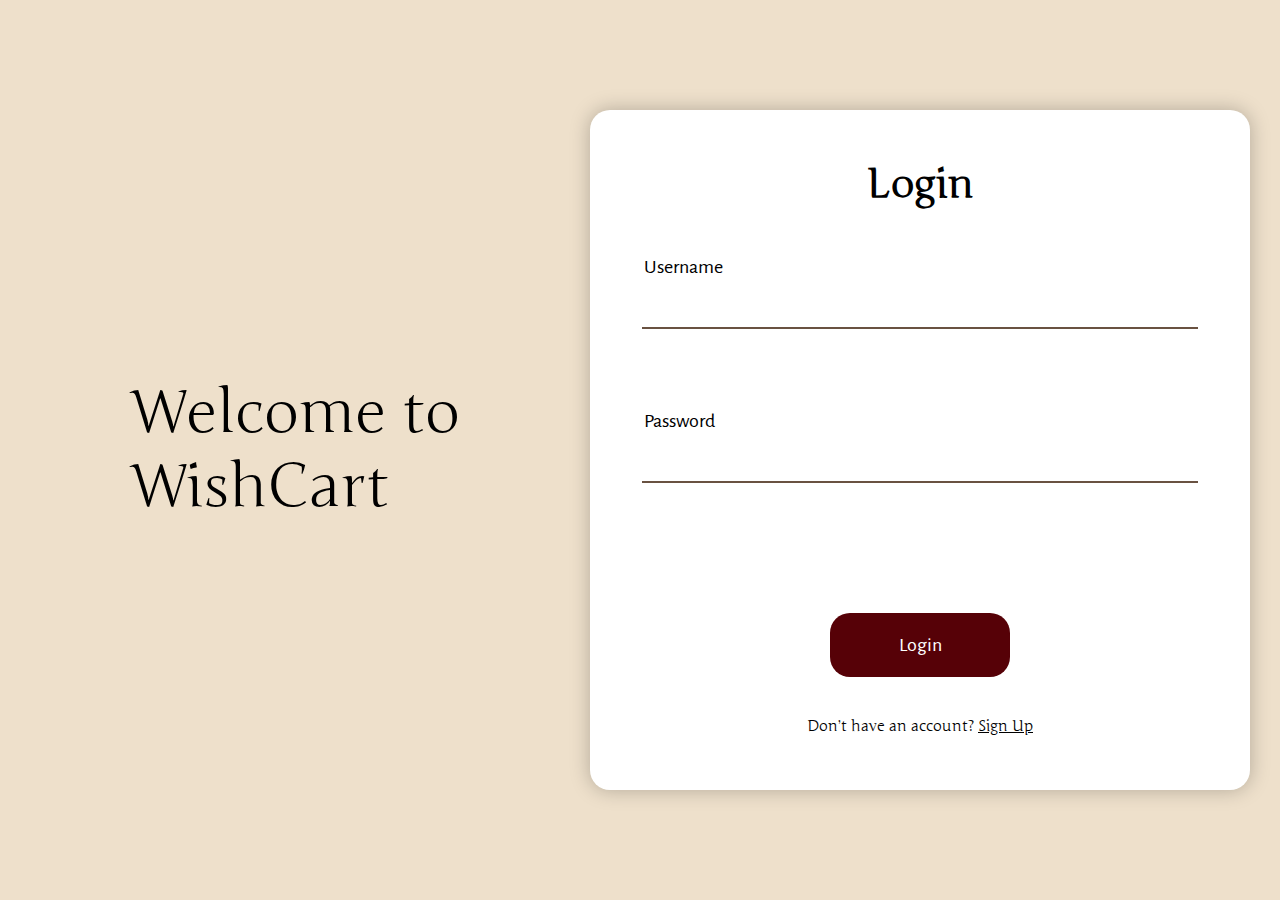
<file: TaskB_folder/index.html>
<!DOCTYPE html>
<html lang="en">

<head>
    <meta charset="UTF-8" />
    <meta name="viewport" content="width=device-width, initial-scale=1.0" />
    <title>Home</title>
    <link rel="stylesheet" href="styles.css" />
</head>

<body>
    <div class="container">
        <div class="left">
            Welcome to <br /> WishCart
        </div>
        <div class="right">
            <div class="loginBox">
                <h1>Login</h1>
                <p>Username</p>
                <input type="text" />
                <p>Password</p>
                <input type="password" />
                <button>Login</button>
                <div class="signup">
                    Don’t have an account? <a href="signup.html">Sign Up</a>
                </div>
            </div>
        </div>
    </div>
</body>

</html>
</file>
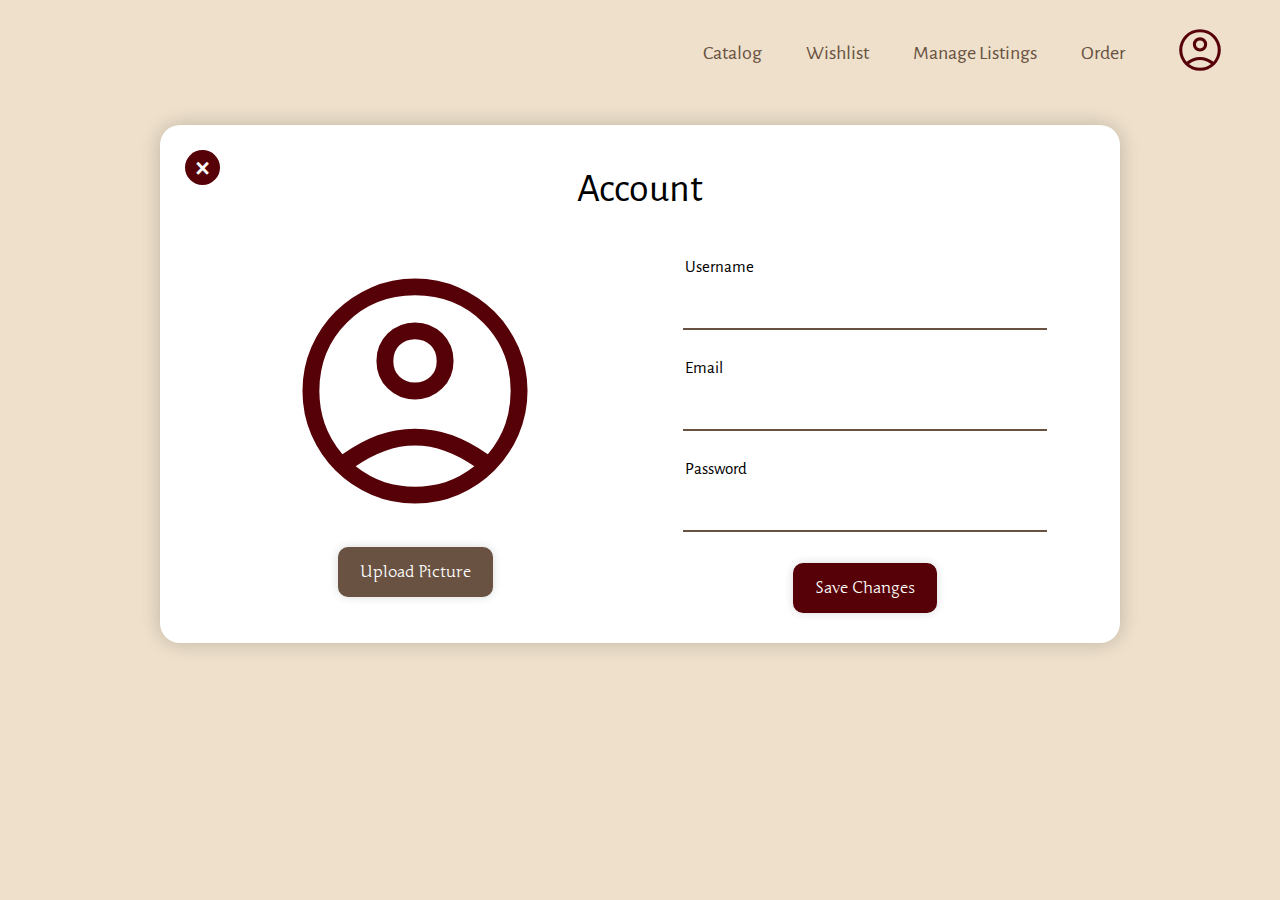
<file: TaskB_folder/account.html>
<!DOCTYPE html>
<html lang="en">

<head>
    <meta charset="UTF-8">
    <title>Account Details</title>
    <link rel="stylesheet" href="styles.css" />
    <link href="https://fonts.googleapis.com/css2?family=Material+Symbols+Outlined" rel="stylesheet" />
</head>

<body>
    <nav class="navbar">
        <div class="navLinks">
            <a href="shopping.html">Catalog</a>
            <a href="wishlist.html">Wishlist</a>
            <a href="manageListings.html">Manage Listings</a>
            <a href="order.html">Order</a>
        </div>
        <div class="profileDropdownWrapper">
            <span class="material-symbols-outlined profileIcon" onclick="toggleDropdown()">
                account_circle
            </span>
            <div id="profileDropdown" class="dropdownMenu">
                <a href="account.html">View Account</a>
                <a href="index.html">Log Out</a>
            </div>
        </div>
    </nav>
    <div class="productDetailContainer">
        <button onclick="window.history.back()" class="closeButton">×</button>
        <h1 class="accountTitle">Account</h1>
        <div class="accountLayout">
            <div class="accountLeft">
                <span class="material-symbols-outlined largeProfileIcon">
                    account_circle
                </span>
                <button class="uploadButtonAccount">Upload Picture</button>
            </div>
            <div class="accountRight">
                <p>Username</p>
                <input type="text" />
                <p>Email</p>
                <input type="email" />
                <p>Password</p>
                <input type="password" />
                <button class="saveButtonAccount">Save Changes</button>
            </div>
        </div>
    </div>
    <script>
        function toggleDropdown() {
            const dropdown = document.getElementById("profileDropdown");
            dropdown.style.display = dropdown.style.display === "flex" ? "none" : "flex";
        }
    </script>
</body>

</html>
</file>
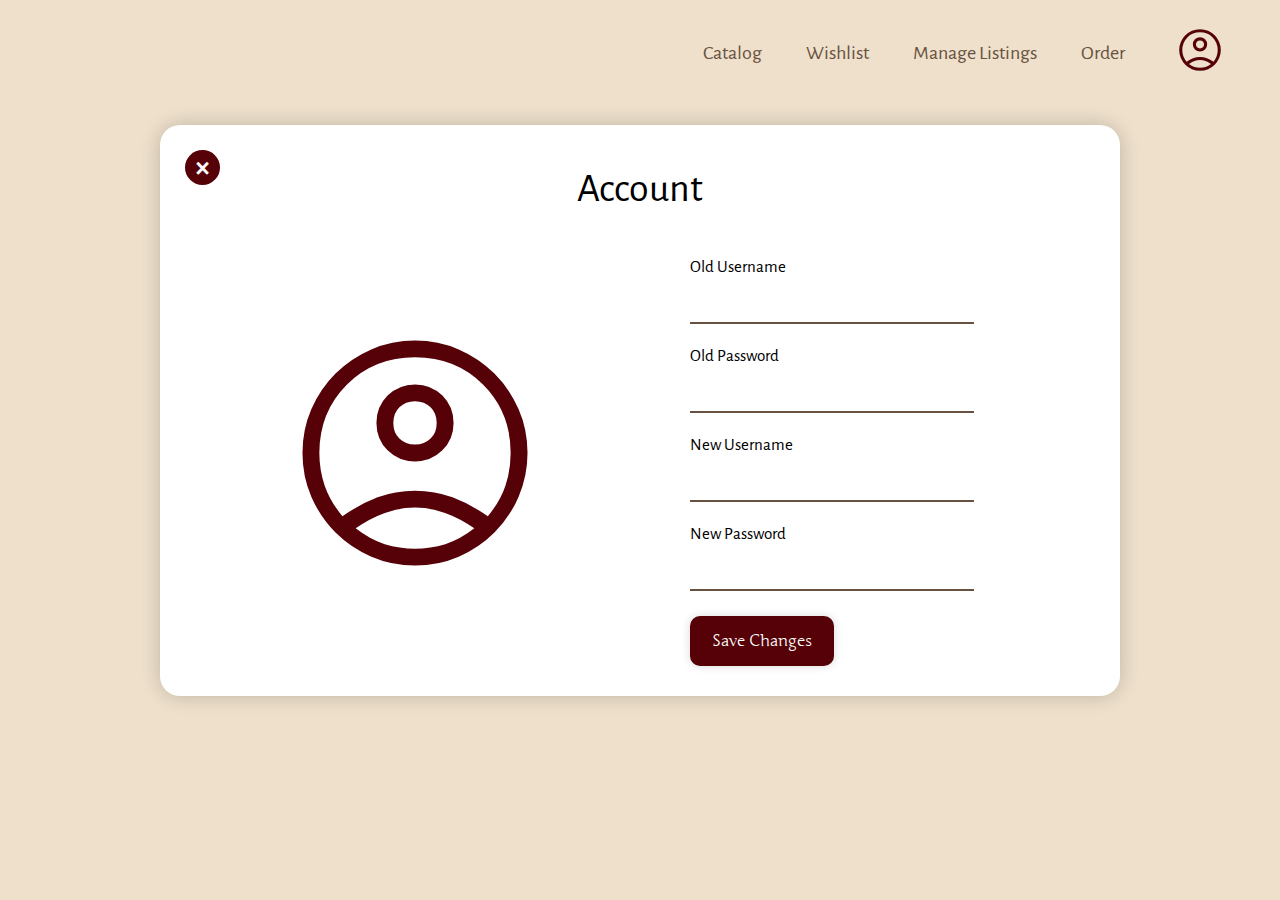
<file: TaskB_folder/accountB.html>
<!DOCTYPE html>
<html lang="en">

<head>
    <meta charset="UTF-8">
    <title>Account Details</title>
    <link rel="stylesheet" href="styles.css" />
    <link href="https://fonts.googleapis.com/css2?family=Material+Symbols+Outlined" rel="stylesheet" />
</head>

<body>
    <nav class="navbar">
        <div class="navLinks">
            <a href="./shopping.php">Catalog</a>
            <a href="./wishlist.html">Wishlist</a>
            <a href="./manageListings.html">Manage Listings</a>
            <a href="./order.php">Order</a>
        </div>
        <div class="profileDropdownWrapper">
            <span class="material-symbols-outlined profileIcon" onclick="toggleDropdown()">
                account_circle
            </span>
            <div id="profileDropdown" class="dropdownMenu">
                <a href="./account.html">View Account</a>
                <a href="./index.html">Log Out</a>
            </div>
        </div>
    </nav>
    <div class="productDetailContainer">
        <button onclick="window.history.back()" class="closeButton">×</button>
        <h1 class="accountTitle">Account</h1>
        <div class="accountLayout">
            <div class="accountLeft">
                <span class="material-symbols-outlined largeProfileIcon">
                    account_circle
                </span>
            </div>
            <div class="accountRight">
                <form action="updateAccountB.php" method="POST">
                    <p>Old Username</p>
                    <input type="text" name="p_username" required />
                    <p>Old Password</p>
                    <input type="password" name="p_password" required />
                    <p>New Username</p>
                    <input type="text" name="n_username" required />
                    <p>New Password</p>
                    <input type="password" name="n_password" required />
                    <button type="submit" class="saveButtonAccount">Save Changes</button>
                </form>
            </div>
        </div>
    </div>
    <script>
        function toggleDropdown() {
            const dropdown = document.getElementById("profileDropdown");
            dropdown.style.display = dropdown.style.display === "flex" ? "none" : "flex";
        }
    </script>
</body>

</html>
</file>
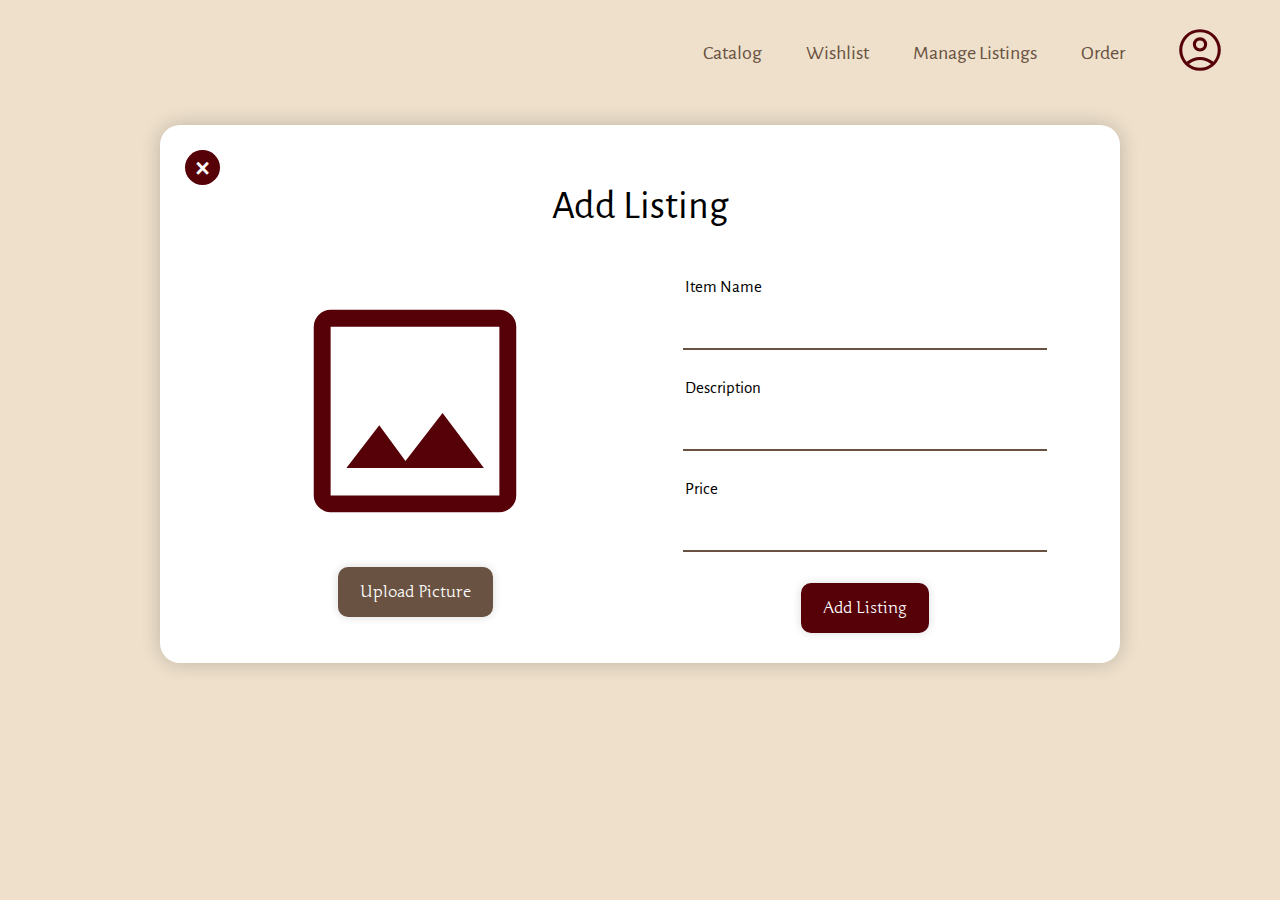
<file: TaskB_folder/addListing.html>
<!DOCTYPE html>
<html lang="en">

<head>
    <meta charset="UTF-8">
    <meta name="viewport" content="width=device-width, initial-scale=1.0">
    <title>Document</title>
    <link rel="stylesheet" href="styles.css" />
    <link href="https://fonts.googleapis.com/css2?family=Material+Symbols+Outlined" rel="stylesheet" />
</head>

<body>
    <nav class="navbar">
        <div class="navLinks">
            <a href="shopping.html">Catalog</a>
            <a href="wishlist.html">Wishlist</a>
            <a href="manageListings.html">Manage Listings</a>
            <a href="order.html">Order</a>
        </div>
        <div class="profileDropdownWrapper">
            <span class="material-symbols-outlined profileIcon" onclick="toggleDropdown()">
                account_circle
            </span>
            <div id="profileDropdown" class="dropdownMenu">
                <a href="account.html">View Account</a>
                <a href="index.html">Log Out</a>
            </div>
        </div>
    </nav>
    <div class="mngListingsDetailContainer">
        <button onclick="window.history.back()" class="closeButton">×</button>
        <h1 class="orderTitle">Add Listing</h1>
        <div class="accountLayout">
            <div class="accountLeft">
                <span class="material-symbols-outlined largeProfileIcon">
                    image
                </span>
                <button class="uploadButtonAccount">Upload Picture</button>
            </div>
            <div class="accountRight">
                <p>Item Name</p>
                <input type="text" />
                <p>Description</p>
                <input type="email" />
                <p>Price</p>
                <input type="password" />
                <button class="saveButtonAccount">Add Listing</button>
            </div>
        </div>
    </div>
    <script>
        function toggleDropdown() {
            const dropdown = document.getElementById("profileDropdown");
            dropdown.style.display = dropdown.style.display === "flex" ? "none" : "flex";
        }
    </script>
</body>

</html>
</file>
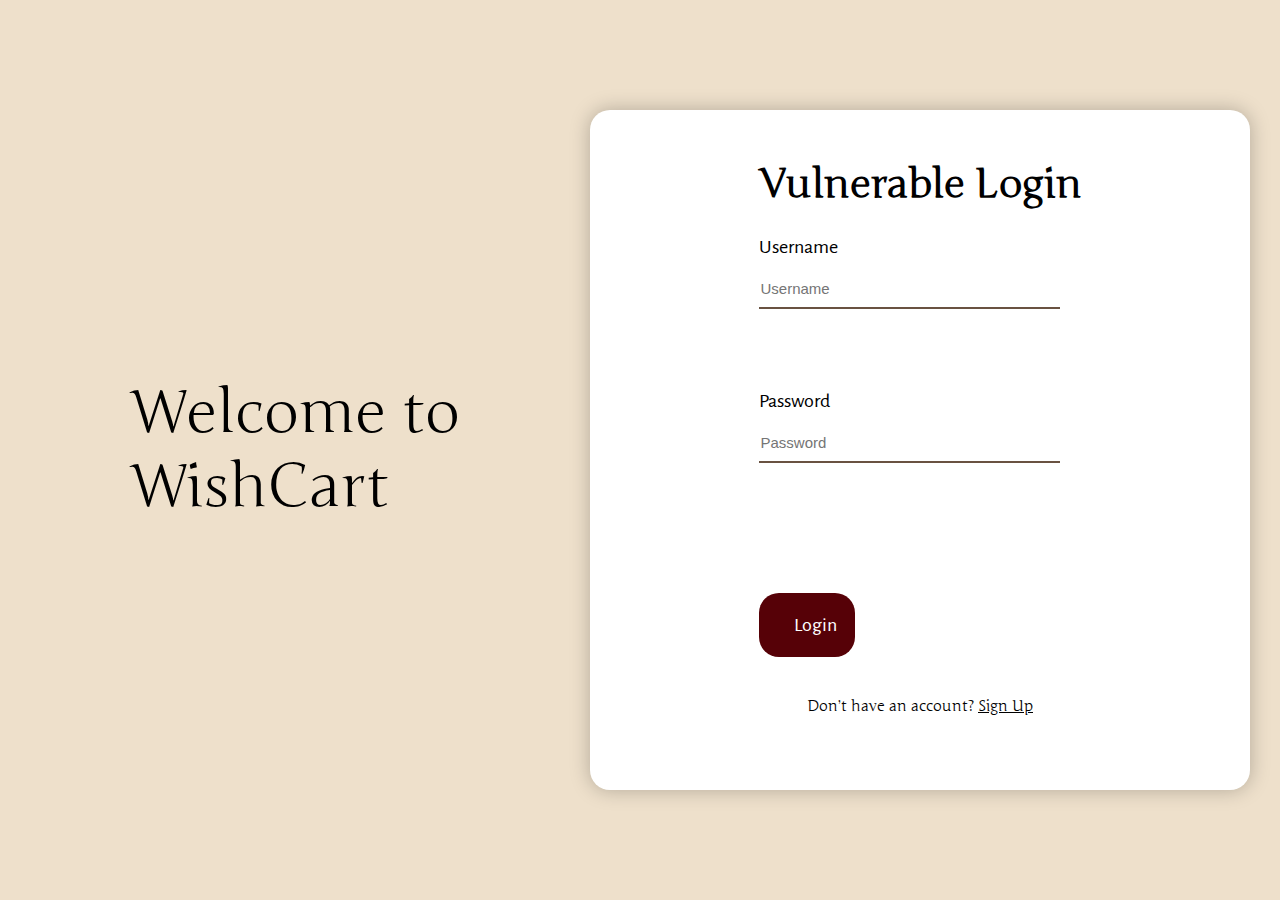
<file: TaskB_folder/indexA.html>
<!DOCTYPE html>
<html lang="en">

<head>
    <meta charset="UTF-8" />
    <meta name="viewport" content="width=device-width, initial-scale=1.0" />
    <title>Home</title>
    <link rel="stylesheet" href="styles.css" />
</head>

<body>
    <div class="container">
        <div class="left">
            Welcome to <br /> WishCart
        </div>
        <div class="right">
            <div class="loginBox">
                <form action="getloginA.php" method="POST">
                    <h1>Vulnerable Login</h1>
                    <p>Username</p>
                    <input type="text" name="username" id="username" placeholder="Username" required>
                    <p>Password</p>
                    <input type="password" name="password" id="password" placeholder="Password" required>
                    <button>Login</button>
                    <div class="signup">
                        Don’t have an account? <a href="./signup.html">Sign Up</a>
                    </div>
                </form>
            </div>
        </div>
    </div>
</body>

</html>
</file>
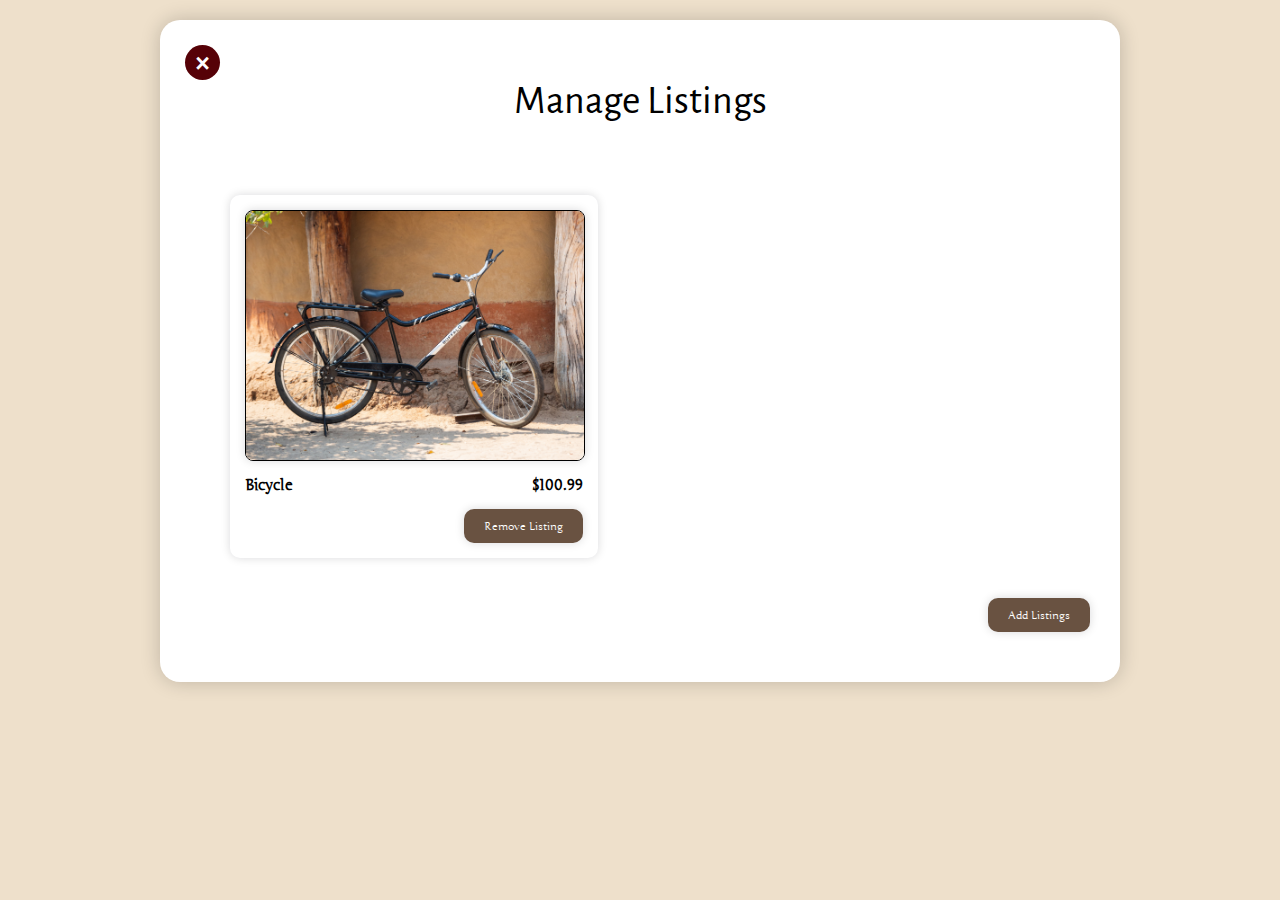
<file: TaskB_folder/manageListings.html>
<!DOCTYPE html>
<html lang="en">

<head>
    <meta charset="UTF-8">
    <title>Manage Listings</title>
    <link rel="stylesheet" href="styles.css" />
</head>

<body>
    <div class="mngListingsDetailContainer">
        <button onclick="window.history.back()" class="closeButton">×</button>
        <h1 class="mngListingsTitle">Manage Listings</h1>
        <div class="mngListingsGrid">
            <div class="mngListingsCard">
                <img src="bike.jpg" alt="Bicycle" />
                <div class="mngListingsInfo">
                    <span>Bicycle</span>
                    <span>$100.99</span>
                </div>
                <div class="mngListingsButtons">
                    <button class="removeListingButton">Remove Listing</button>
                </div>
            </div>
        </div>
        <div class="addListingsButton">
            <button class="addListButton">Add Listings</button>
        </div>
    </div>
</body>

</html>
</file>
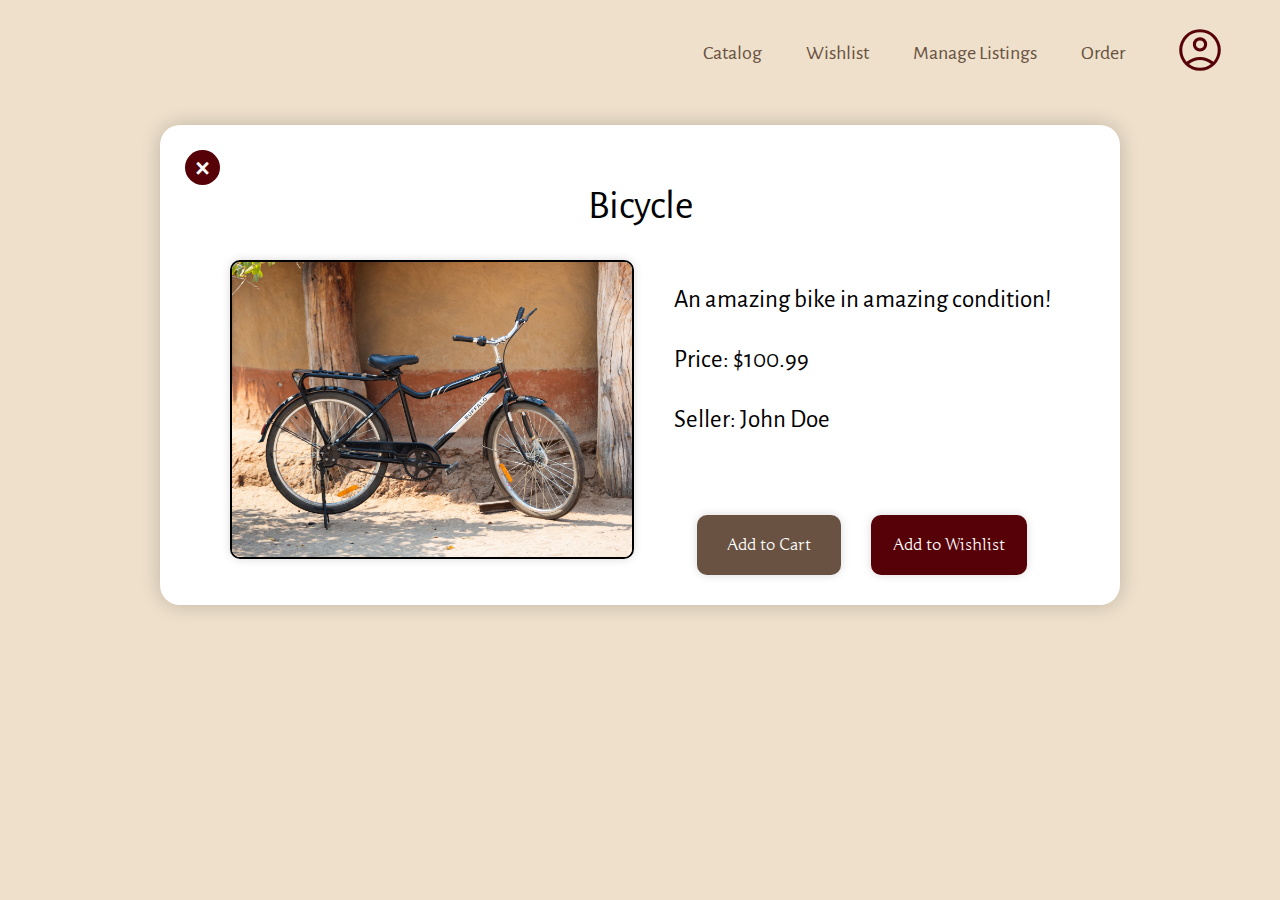
<file: TaskB_folder/product.html>
<!DOCTYPE html>
<html lang="en">

<head>
    <meta charset="UTF-8">
    <title>Specific Product</title>
    <link rel="stylesheet" href="styles.css" />
    <link href="https://fonts.googleapis.com/css2?family=Material+Symbols+Outlined" rel="stylesheet" />
</head>

<body>
    <nav class="navbar">
        <div class="navLinks">
            <a href="shopping.html">Catalog</a>
            <a href="wishlist.html">Wishlist</a>
            <a href="manageListings.html">Manage Listings</a>
            <a href="order.html">Order</a>
        </div>
        <div class="profileDropdownWrapper">
            <span class="material-symbols-outlined profileIcon" onclick="toggleDropdown()">
                account_circle
            </span>
            <div id="profileDropdown" class="dropdownMenu">
                <a href="account.html">View Account</a>
                <a href="index.html">Log Out</a>
            </div>
        </div>
    </nav>
    <div class="productDetailContainer">
        <button onclick="window.history.back()" class="closeButton">×</button>
        <h1 class="productTitle">Bicycle</h1>
        <div class="productContent">
            <img src="bike.jpg" alt="Bicycle" class="productImage" />
            <div class="productText">
                <p class="description">An amazing bike in amazing condition!</p>
                <p class="price">Price: $100.99</p>
                <p class="seller">Seller: John Doe</p>

                <div class="specificProductButton">
                    <button class="cartButtonProduct">Add to Cart</button>
                    <button class="wishlistButtonProduct">Add to Wishlist</button>
                </div>
            </div>
        </div>
    </div>
    <script>
        function toggleDropdown() {
            const dropdown = document.getElementById("profileDropdown");
            dropdown.style.display = dropdown.style.display === "flex" ? "none" : "flex";
        }
    </script>
</body>

</html>
</file>
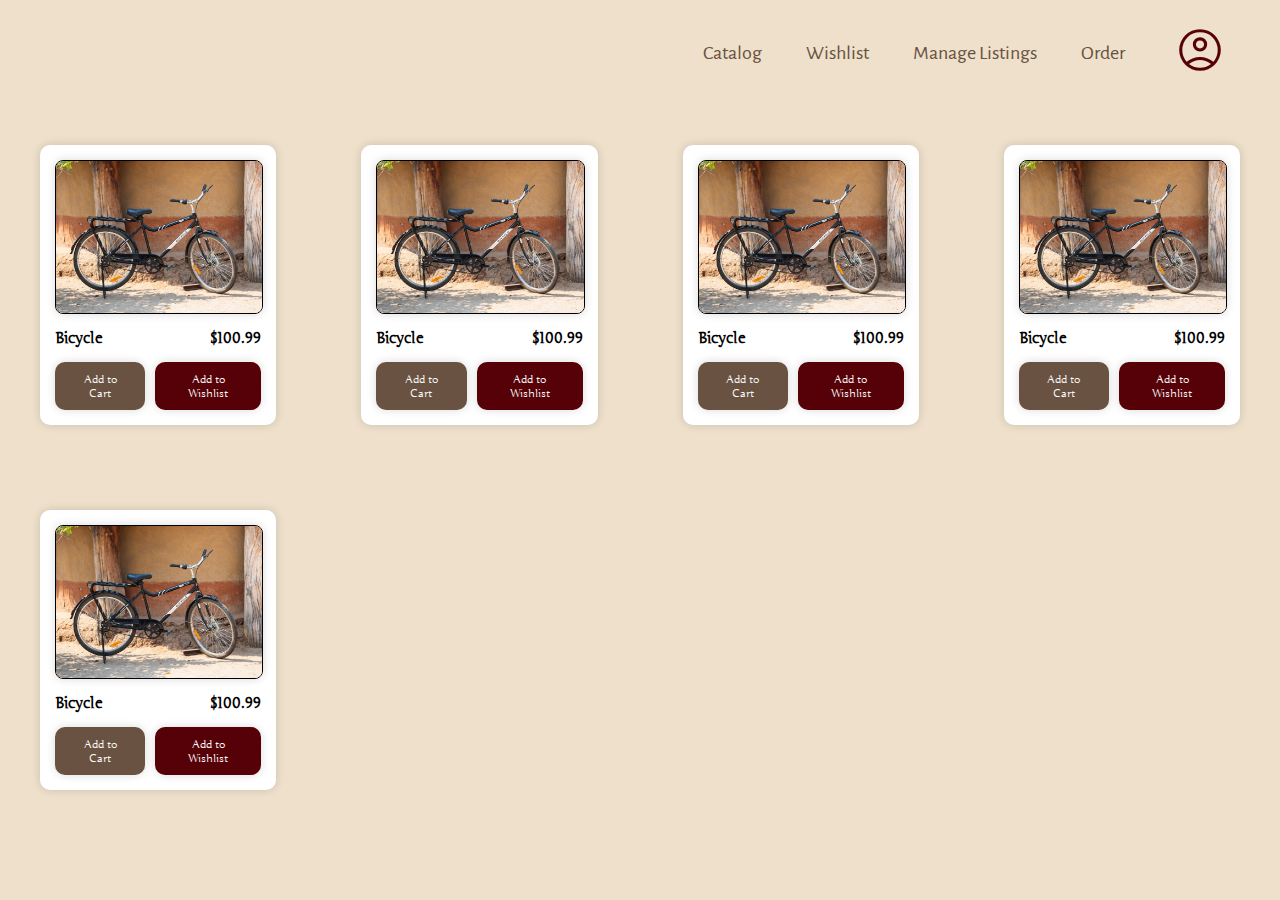
<file: TaskB_folder/shopping.html>
<!DOCTYPE html>
<html lang="en">

<head>
    <meta charset="UTF-8" />
    <meta name="viewport" content="width=device-width, initial-scale=1.0" />
    <title>Product Browsing</title>
    <link rel="stylesheet" href="styles.css" />
    <link href="https://fonts.googleapis.com/css2?family=Material+Symbols+Outlined" rel="stylesheet" />
</head>

<body>
    <nav class="navbar">
        <div class="navLinks">
            <a href="shopping.html">Catalog</a>
            <a href="wishlist.html">Wishlist</a>
            <a href="manageListings.html">Manage Listings</a>
            <a href="order.html">Order</a>
        </div>
        <div class="profileDropdownWrapper">
            <span class="material-symbols-outlined profileIcon" onclick="toggleDropdown()">
                account_circle
            </span>
            <div id="profileDropdown" class="dropdownMenu">
                <a href="account.html">View Account</a>
                <a href="index.html">Log Out</a>
            </div>
        </div>
    </nav>

    <div class="productGrid">
        <div class="productCard">
            <a href="product.html">
                <img src="bike.jpg" alt="Bicycle" />
            </a>
            <div class="productInfo">
                <span>Bicycle</span>
                <span>$100.99</span>
            </div>
            <div class="productButtons">
                <button class="cartButton">Add to Cart</button>
                <button class="wishlistButton">Add to Wishlist</button>
            </div>
        </div>
        <div class="productCard">
            <a href="product.html">
                <img src="bike.jpg" alt="Bicycle" />
            </a>
            <div class="productInfo">
                <span>Bicycle</span>
                <span>$100.99</span>
            </div>
            <div class="productButtons">
                <button class="cartButton">Add to Cart</button>
                <button class="wishlistButton">Add to Wishlist</button>
            </div>
        </div>
        <div class="productCard">
            <a href="product.html">
                <img src="bike.jpg" alt="Bicycle" />
            </a>
            <div class="productInfo">
                <span>Bicycle</span>
                <span>$100.99</span>
            </div>
            <div class="productButtons">
                <button class="cartButton">Add to Cart</button>
                <button class="wishlistButton">Add to Wishlist</button>
            </div>
        </div>
        <div class="productCard">
            <a href="product.html">
                <img src="bike.jpg" alt="Bicycle" />
            </a>
            <div class="productInfo">
                <span>Bicycle</span>
                <span>$100.99</span>
            </div>
            <div class="productButtons">
                <button class="cartButton">Add to Cart</button>
                <button class="wishlistButton">Add to Wishlist</button>
            </div>
        </div>
        <div class="productCard">
            <a href="product.html">
                <img src="bike.jpg" alt="Bicycle" />
            </a>
            <div class="productInfo">
                <span>Bicycle</span>
                <span>$100.99</span>
            </div>
            <div class="productButtons">
                <button class="cartButton">Add to Cart</button>
                <button class="wishlistButton">Add to Wishlist</button>
            </div>
        </div>
    </div>

    <script>
        function toggleDropdown() {
            const dropdown = document.getElementById("profileDropdown");
            dropdown.style.display = dropdown.style.display === "flex" ? "none" : "flex";
        }
    </script>

</body>

</html>
</file>
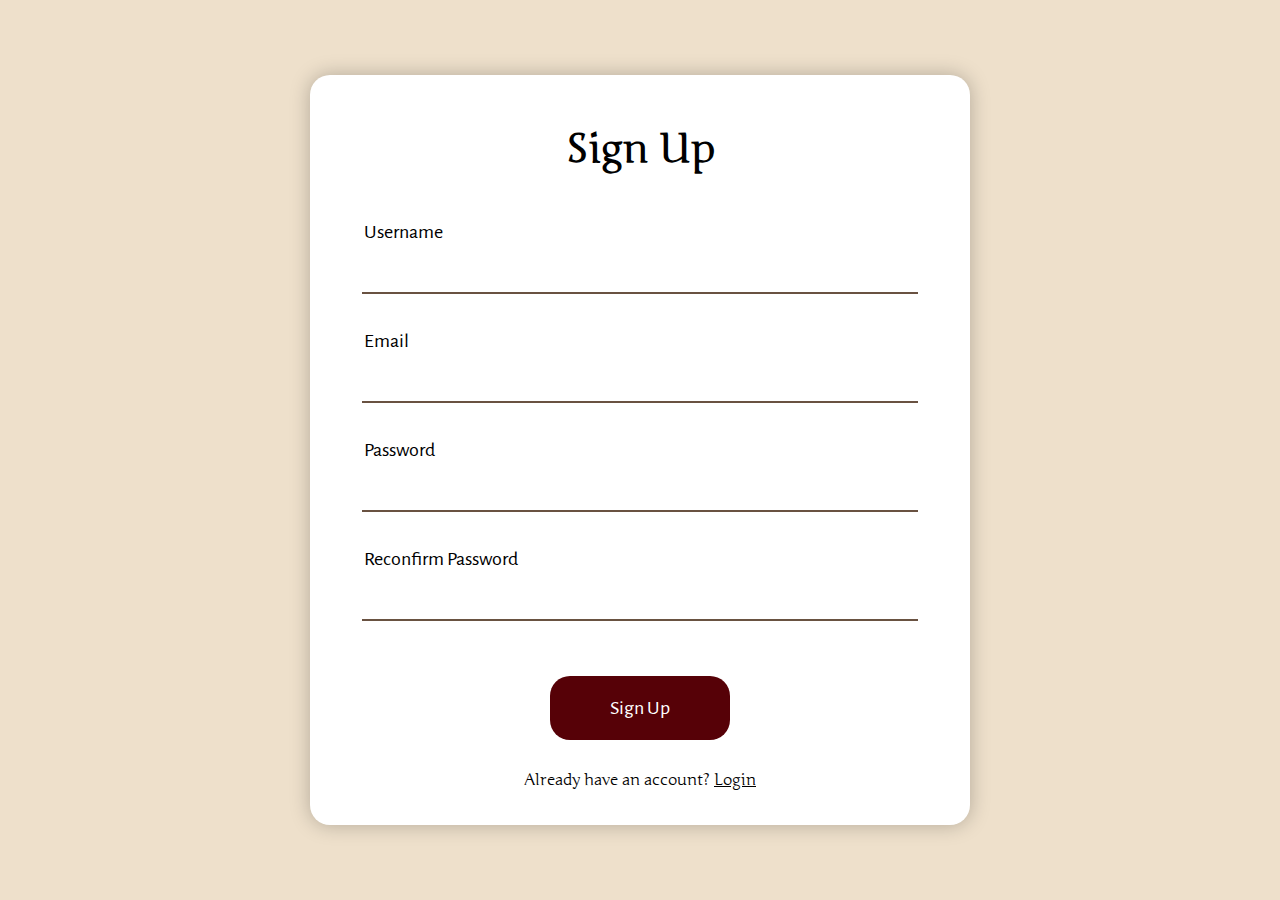
<file: TaskB_folder/signup.html>
<!DOCTYPE html>
<html lang="en">

<head>
    <meta charset="UTF-8">
    <meta name="viewport" content="width=device-width, initial-scale=1.0">
    <title>Sign Up</title>
    <link rel="stylesheet" href="styles.css" />
</head>

<body>
    <div class="containerSignUp">
        <div class="signUpBox">
            <h1>Sign Up</h1>
            <p>Username</p>
            <input />
            <p>Email</p>
            <input />
            <p>Password</p>
            <input />
            <p>Reconfirm Password</p>
            <input />
            <button>Sign Up</button>
            <div class="login">
                Already have an account? <a href="index.html">Login</a>
            </div>
        </div>
    </div>
</body>

</html>
</file>
<file: TaskB_folder/styles.css>
@import url('https://fonts.googleapis.com/css2?family=Actor&family=Cambo&family=Junge&display=swap');
@import url('https://fonts.googleapis.com/css2?family=Alegreya+Sans:ital,wght@0,100;0,300;0,400;0,500;0,700;0,800;0,900;1,100;1,300;1,400;1,500;1,700;1,800;1,900&family=Cambo&family=Junge&display=swap');

body {
    margin: 0;
    font-family: 'Georgia', serif;
    background-color: #EEE0CB;
    font-family: "Junge", cursive;
    font-weight: 400;
    font-style: normal;
}

.container {
    display: flex;
    height: 100vh;
}

.left {
    flex: 1;
    display: flex;
    justify-content: center;
    align-items: center;
    font-size: 60px;
    font-weight: 500;
    color: #000;
}

.right {
    flex: 1;
    display: flex;
    justify-content: center;
    align-items: center;
    margin-right: 30px;
}

.loginBox {
    background-color: white;
    padding: 30px;
    border-radius: 20px;
    box-shadow: 0 0 20px rgba(0, 0, 0, 0.25);
    width: 600px;
    height: 620px;
    display: flex;
    flex-direction: column;
    align-items: center;
}

.loginBox h1 {
    text-align: center;
    margin-top: 20px;
    font-size: 40px;
}

.loginBox p {
    font-size: 20px;
    text-align: left;
    width: 92%;
    font-family: "Alegreya Sans", sans-serif;
    font-weight: 400;
    font-style: normal;
}

.loginBox input {
    width: 92%;
    padding-bottom: 10px;
    margin-bottom: 60px;
    border: none;
    border-bottom: 2px solid #695241;
    font-size: 15px;
    outline: none;
}

.loginBox button {
    width: 30%;
    background-color: #560107;
    margin-top: 70px;
    color: white;
    padding: 20px;
    padding-left: 35px;
    padding-right: 35px;
    font-size: 20px;
    border: none;
    border-radius: 20px;
    cursor: pointer;
    font-family: "Alegreya Sans", sans-serif;
    font-weight: 400;
    font-style: normal;
}

.loginBox .signup {
    text-align: center;
    margin-top: 40px;
    font-size: 15px;
}

.loginBox .signup a {
    color: #000;
    text-decoration: underline;
}

.signUpBox {
    background-color: white;
    padding: 30px;
    border-radius: 20px;
    box-shadow: 0 0 20px rgba(0, 0, 0, 0.25);
    width: 600px;
    height: 690px;
    display: flex;
    flex-direction: column;
    align-items: center;
}

.signUpBox h1 {
    text-align: center;
    margin-top: 20px;
    font-size: 40px;
}

.signUpBox p {
    font-size: 20px;
    text-align: left;
    width: 92%;
    font-family: "Alegreya Sans", sans-serif;
    font-weight: 400;
    font-style: normal;
}

.signUpBox input {
    width: 92%;
    padding-bottom: 10px;
    margin-bottom: 15px;
    border: none;
    border-bottom: 2px solid #695241;
    font-size: 15px;
    outline: none;
}

.signUpBox button {
    width: 30%;
    background-color: #560107;
    margin-top: 40px;
    color: white;
    padding: 20px;
    padding-left: 35px;
    padding-right: 35px;
    font-size: 20px;
    border: none;
    border-radius: 20px;
    cursor: pointer;
    font-family: "Alegreya Sans", sans-serif;
    font-weight: 400;
    font-style: normal;
    margin-bottom: 30px;
}

.loginBox .signup {
    text-align: center;
    margin-top: 40px;
    font-size: 15px;
}

.signUpBox .login a {
    color: black;
    text-decoration: underline;
}

.containerSignUp {
    display: flex;
    height: 100vh;
    justify-content: center;
    align-items: center;
}

.navbar {
    display: flex;
    justify-content: right;
    align-items: center;
    padding: 25px;
    margin-right: 30px;
}

.navLinks a {
    margin: 0 20px;
    font-family: "Alegreya Sans", sans-serif;
    font-size: 20px;
    color: #695241;
    text-decoration: none;
}

.navLinks a:hover {
    text-decoration: underline;
}

.profileIcon {
    color: #560107;
    font-size: 50px !important;
    margin-left: 30px;
}

.productGrid {
    display: grid;
    grid-template-columns: repeat(auto-fill, minmax(220px, 1fr));
    gap: 85px;
    padding: 40px;
}

.productCard {
    background: white;
    border-radius: 10px;
    padding: 15px;
    box-shadow: 0 0 10px rgba(0, 0, 20, 0.15);
    text-align: center;
}

.productCard img {
    width: 100%;
    height: auto;
    border-radius: 8px;
    object-fit: cover;
    margin-bottom: 10px;
    border: 1.5px solid black;
    box-shadow: 0 0 10px rgba(0, 0, 20, 0.15);
}

.productInfo {
    display: flex;
    justify-content: space-between;
    margin-bottom: 15px;
    font-weight: bold;
    font-size: 15px;
}

.productButtons {
    display: flex;
    justify-content: space-between;
    gap: 10px;
}

.cartButton {
    background-color: #695241;
    border: none;
    padding: 10px 20px;
    color: white;
    border-radius: 10px;
    cursor: pointer;
    box-shadow: 0 0 10px rgba(0, 0, 20, 0.15);
    font-size: 11px;
    font-family: "Junge", cursive;
    font-weight: 400;
    font-style: normal;
}

.wishlistButton {
    background-color: #560107;
    border: none;
    padding: 10px 20px;
    color: white;
    border-radius: 10px;
    cursor: pointer;
    box-shadow: 0 0 10px rgba(0, 0, 20, 0.15);
    font-size: 11px;
    font-family: "Junge", cursive;
    font-weight: 400;
    font-style: normal;
}

.productDetailContainer {
    background-color: white;
    margin: 20px auto;
    padding: 30px;
    border-radius: 20px;
    width: 80%;
    max-width: 900px;
    box-shadow: 0 0 20px rgba(0, 0, 0, 0.2);
    position: relative;

}

.closeButton {
    position: absolute;
    top: 25px;
    left: 25px;
    font-size: 25px;
    background-color: #560107;
    color: white;
    border: none;
    border-radius: 50%;
    width: 35px;
    height: 35px;
    cursor: pointer;
    font-weight: bold;
    line-height: 35px;
    text-align: center;
}

.productTitle {
    text-align: center;
    font-size: 40px;
    margin-bottom: 30px;
    font-family: "Alegreya Sans", sans-serif;
    font-weight: 400;
    font-style: normal;
}

.productContent {
    display: flex;
    gap: 40px;
    justify-content: center;
    align-items: flex-start;
    flex-wrap: wrap;
}

.productImage {
    width: 400px;
    border-radius: 10px;
    border: 2px solid black;
    box-shadow: 0 0 10px rgba(0, 0, 0, 0.15);
}

.productText {
    max-width: 400px;
    font-size: 25px;
    font-family: 'Alegreya Sans', sans-serif;
}

.productText p {
    margin-bottom: 30px;
}

.cartButtonProduct {
    background-color: #695241;
    color: white;
    border: none;
    padding: 20px 30px;
    border-radius: 10px;
    cursor: pointer;
    font-size: 16px;
    font-family: "Junge", cursive;
    font-weight: 400;
    font-style: normal;
    box-shadow: 0 0 10px rgba(0, 0, 20, 0.15);
}

.wishlistButtonProduct {
    background-color: #560107;
    color: white;
    border: none;
    padding: 20px 22px;
    border-radius: 10px;
    cursor: pointer;
    font-size: 16px;
    font-family: "Junge", cursive;
    font-weight: 400;
    font-style: normal;
    box-shadow: 0 0 10px rgba(0, 0, 20, 0.15);
}

.specificProductButton {
    display: flex;
    justify-content: center;
    gap: 30px;
    margin-top: 80px;
}

.accountLayout {
    display: flex;
    justify-content: space-around;
    align-items: center;
    width: 100%;
}

.accountLeft,
.accountRight {
    display: flex;
    flex-direction: column;
    align-items: center;
    gap: 6px;
    width: 50%;
}

.largeProfileIcon {
    color: #560107;
    font-size: 270px !important;
}

.productDetailContainer {
    display: flex;
    align-items: center;
    flex-direction: column;
}

.accountRight input {
    width: 80%;
    padding-bottom: 10px;
    margin-bottom: 5px;
    border: none;
    border-bottom: 2px solid #695241;
    font-size: 15px;
    outline: none;
}

.accountRight p {
    width: 80%;
    text-align: left;
    font-family: "Alegreya Sans", sans-serif;
    font-weight: 400;
    font-style: normal;
    font-size: 17px;
}

.uploadButtonAccount {
    background-color: #695241;
    color: white;
    border: none;
    padding: 15px 22px;
    border-radius: 10px;
    cursor: pointer;
    font-size: 16px;
    font-family: "Junge", cursive;
    font-weight: 400;
    font-style: normal;
    box-shadow: 0 0 10px rgba(0, 0, 20, 0.15);
    margin-top: 15px;
}

.saveButtonAccount {
    background-color: #560107;
    color: white;
    border: none;
    padding: 15px 22px;
    border-radius: 10px;
    cursor: pointer;
    font-size: 16px;
    font-family: "Junge", cursive;
    font-weight: 400;
    font-style: normal;
    box-shadow: 0 0 10px rgba(0, 0, 20, 0.15);
    margin-top: 20px;
}

.accountTitle {
    font-family: "Alegreya Sans", sans-serif;
    font-weight: 400;
    font-style: normal;
    font-size: 40px;
    margin-top: 10px;
}

.order-card {
    background: white;
    padding: 20px 25px;
    border-radius: 10px;
    width: 300px;
    box-shadow: 0 5px 15px rgba(0, 0, 0, 0.2);
    position: relative;
}


.divider {
    border-top: 2px solid #ccc;
    margin: 15px 0;
}

.footer {
    display: flex;
    justify-content: space-between;
    align-items: center;
}

.checkoutBtn {
    background-color: #5c4033;
    color: white;
    border: none;
    padding: 5px 10px;
    border-radius: 5px;
    cursor: pointer;
}

.orderDetailContainer {
    background-color: white;
    margin: 20px auto;
    padding: 30px;
    border-radius: 20px;
    width: 80%;
    max-width: 900px;
    box-shadow: 0 0 20px rgba(0, 0, 0, 0.2);
    position: relative;
}

.orderTitle {
    text-align: center;
    font-size: 40px;
    margin-bottom: 30px;
    font-family: "Alegreya Sans", sans-serif;
    font-weight: 400;
    font-style: normal;
}

.orderHeader,
.orderItemRow {
    display: grid;
    grid-template-columns: 1fr 1fr 1fr auto;
    align-items: center;
    gap: 8px;
    margin-bottom: 10px;
}

.removeBtn {
    background: none;
    border: none;
    font-size: 30px;
    cursor: pointer;
    color: #333;
}

.divider {
    margin: 15px 0;
    border: none;
    border-top: 1px solid #aaa;
    margin-top: 300px;
}

.orderTotalRow {
    display: flex;
    justify-content: space-between;
    align-items: center;
    gap: 10px;
}

.checkoutBtn {
    background-color: #695241;
    color: white;
    border: none;
    padding: 6px 12px;
    border-radius: 6px;
    cursor: pointer;
    font-family: 'Junge', sans-serif;
}

.wishlistDetailContainer {
    background-color: white;
    margin: 20px auto;
    padding: 30px;
    border-radius: 20px;
    width: 80%;
    max-width: 900px;
    min-height: 500px;
    box-shadow: 0 0 20px rgba(0, 0, 0, 0.2);
    position: relative;
}

.wishlistTitle {
    text-align: center;
    font-size: 40px;
    margin-bottom: 30px;
    font-family: "Alegreya Sans", sans-serif;
    font-weight: 400;
    font-style: normal;
}

.wishlistHeader,
.wishlistItemRow {
    display: grid;
    grid-template-columns: 1fr 1fr 1fr auto auto;
    align-items: center;
    gap: 8px;
    margin-bottom: 10px;
}

.addBtn {
    background: none;
    border: none;
    font-size: 30px;
    cursor: pointer;
    color: #333;
}

.mngListingsDetailContainer {
    background-color: white;
    margin: 20px auto;
    padding: 30px;
    border-radius: 20px;
    width: 80%;
    max-width: 900px;
    box-shadow: 0 0 20px rgba(0, 0, 0, 0.2);
    position: relative;
}

.mngListingsTitle {
    text-align: center;
    font-size: 40px;
    margin-bottom: 30px;
    font-family: "Alegreya Sans", sans-serif;
    font-weight: 400;
    font-style: normal;
}

.mngListingsGrid {
    display: grid;
    grid-template-columns: repeat(auto-fill, minmax(220px, 1fr));
    gap: 85px;
    padding: 40px;
}

.mngListingsCard {
    background: white;
    border-radius: 10px;
    padding: 15px;
    box-shadow: 0 0 10px rgba(0, 0, 20, 0.15);
    text-align: center;
}

.mngListingsCard img {
    width: 100%;
    height: auto;
    border-radius: 8px;
    object-fit: cover;
    margin-bottom: 10px;
    border: 1.5px solid black;
    box-shadow: 0 0 10px rgba(0, 0, 20, 0.15);
}

.mngListingsInfo {
    display: flex;
    justify-content: space-between;
    margin-bottom: 15px;
    font-weight: bold;
    font-size: 15px;
}

.mngListingsButtons {
    display: flex;
    justify-content: right;
    gap: 10px;
}

.removeListingButton {
    background-color: #695241;
    border: none;
    padding: 10px 20px;
    color: white;
    border-radius: 10px;
    cursor: pointer;
    box-shadow: 0 0 10px rgba(0, 0, 20, 0.15);
    font-size: 11px;
    font-family: "Junge", cursive;
    font-weight: 400;
    font-style: normal;
}

.orderTotalRow {
    display: flex;
    justify-content: space-between;
    align-items: center;
    gap: 10px;
}

.addListingsButton {
    display: flex;
    justify-content: flex-end;
    margin-bottom: 20px;
}

.addListButton {
    background-color: #695241;
    border: none;
    padding: 10px 20px;
    color: white;
    border-radius: 10px;
    cursor: pointer;
    box-shadow: 0 0 10px rgba(0, 0, 20, 0.15);
    font-size: 11px;
    font-family: "Junge", cursive;
    font-weight: 400;
    font-style: normal;
}

.profileDropdownWrapper {
    position: relative;
}

.dropdownMenu {
    position: absolute;
    top: 60px;
    right: 0;
    background-color: white;
    border-radius: 10px;
    box-shadow: 0 0 10px rgba(0, 0, 0, 0.1);
    display: none;
    flex-direction: column;
    min-width: 150px;
    z-index: 1000;
}

.dropdownMenu a {
    padding: 12px 16px;
    text-decoration: none;
    color: black;
    font-family: "Alegreya Sans", sans-serif;
    font-size: 16px;
}
</file>
